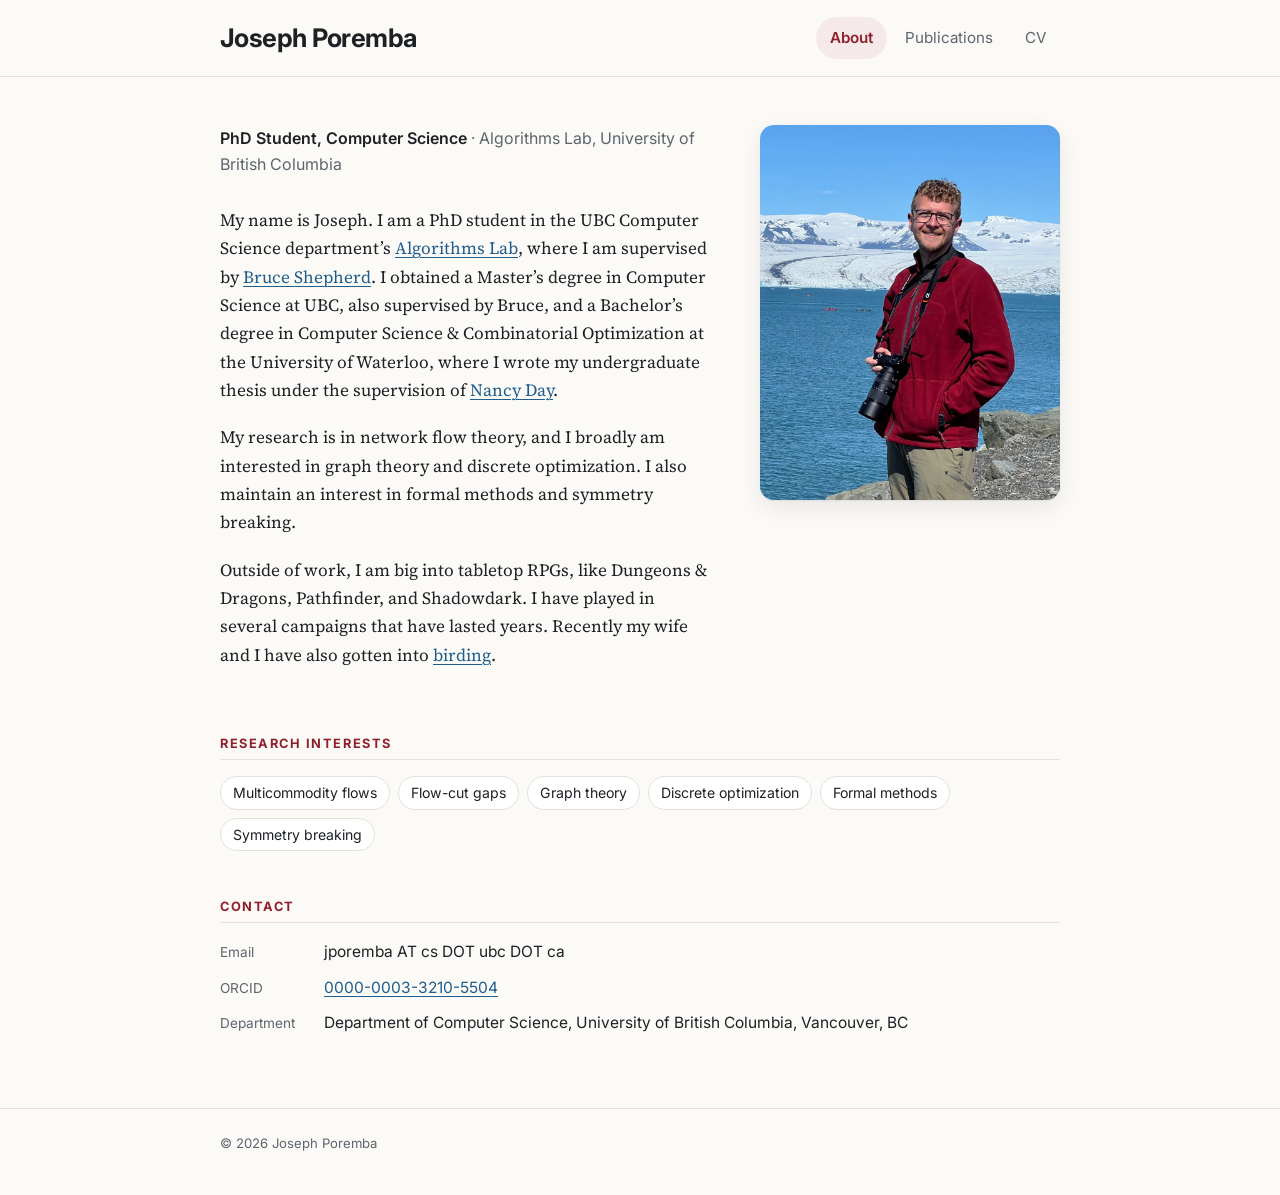
<file: index.html>
<!doctype html>
<html lang="en">
<head>
  <meta charset="utf-8">
  <meta name="viewport" content="width=device-width, initial-scale=1">
  <title>Joseph Poremba</title>
  <meta name="description" content="Joseph Poremba — PhD student in Computer Science at the University of British Columbia, working on network flow theory, graph theory, and discrete optimization.">
  <link rel="icon" href="assets/favicon.svg" type="image/svg+xml">
  <link rel="preconnect" href="https://fonts.googleapis.com">
  <link rel="preconnect" href="https://fonts.gstatic.com" crossorigin>
  <link rel="stylesheet" href="https://fonts.googleapis.com/css2?family=Inter:wght@400;600;700&family=Source+Serif+4:ital,wght@0,400;0,600;1,400&display=swap">
  <link rel="stylesheet" href="assets/style.css">
  <script src="assets/site.js" defer></script>
</head>
<body>

  <!-- Header: same on every page. Move aria-current="page" to the current tab. -->
  <header class="site-header">
    <div class="wrap">
      <a class="brand" href="index.html">Joseph Poremba</a>
      <nav class="nav" aria-label="Main">
        <a href="index.html" aria-current="page">About</a>
        <a href="publications.html">Publications</a>
        <a href="cv.html">CV</a>
      </nav>
    </div>
  </header>

  <main class="wrap">

    <!-- ========== Intro: role, bio, photo ========== -->
    <section class="intro">
      <div>
        <p class="role"><strong>PhD Student, Computer Science</strong> · Algorithms Lab, University of British Columbia</p>

        <div class="bio">
          <p>
            My name is Joseph. I am a PhD student in the UBC Computer Science department’s
            <a href="https://www.cs.ubc.ca/labs/algorithms/">Algorithms Lab</a>,
            where I am supervised by <a href="https://bshepherd.ca">Bruce Shepherd</a>.
            I obtained a Master’s degree in Computer Science at UBC, also supervised by Bruce,
            and a Bachelor’s degree in Computer Science &amp; Combinatorial Optimization at the
            University of Waterloo, where I wrote my undergraduate thesis under the supervision of
            <a href="https://cs.uwaterloo.ca/~nday/">Nancy Day</a>.
          </p>
          <p>
            My research is in network flow theory, and I broadly am interested in graph theory
            and discrete optimization. I also maintain an interest in formal methods and
            symmetry breaking.
          </p>
          <p>
            Outside of work, I am big into tabletop RPGs, like Dungeons &amp; Dragons, Pathfinder,
            and Shadowdark. I have played in several campaigns that have lasted years.
            Recently my wife and I have also gotten into
            <button type="button" class="link-button" data-lightbox="birding-photo">birding</button>.
          </p>
        </div>
      </div>

      <figure class="portrait">
        <img src="assets/photo.jpg" width="960" height="1200"
             alt="Joseph Poremba holding a camera in front of a glacier lagoon">
      </figure>
    </section>

    <!-- ========== Research interests ========== -->
    <h2 class="section-title">Research interests</h2>
    <ul class="interests">
      <li>Multicommodity flows</li>
      <li>Flow-cut gaps</li>
      <li>Graph theory</li>
      <li>Discrete optimization</li>
      <li>Formal methods</li>
      <li>Symmetry breaking</li>
    </ul>

    <!-- ========== Contact ========== -->
    <h2 class="section-title">Contact</h2>
    <ul class="contact">
      <li>
        <span class="label">Email</span>
        <span>jporemba AT cs DOT ubc DOT ca</span>
      </li>
      <li>
        <span class="label">ORCID</span>
        <a href="https://orcid.org/0000-0003-3210-5504">0000-0003-3210-5504</a>
      </li>
      <li>
        <span class="label">Department</span>
        <span>Department of Computer Science, University of British Columbia, Vancouver, BC</span>
      </li>
    </ul>

  </main>

  <!-- Footer: same on every page. -->
  <footer class="site-footer">
    <div class="wrap">© 2026 Joseph Poremba</div>
  </footer>

  <!-- ========== Photo pop-ups (opened by data-lightbox buttons above) ========== -->
  <dialog class="lightbox" id="birding-photo" aria-label="Birding photo">
    <button type="button" class="lightbox-close" data-lightbox-close aria-label="Close photo">&times;</button>
    <figure>
      <img src="assets/birding.jpg" width="1600" height="1139" loading="lazy"
           alt="A male Yellow-headed Blackbird singing from a leafy willow branch">
      <figcaption>Yellow-headed Blackbird, Iona Island</figcaption>
    </figure>
  </dialog>

</body>
</html>
</file>
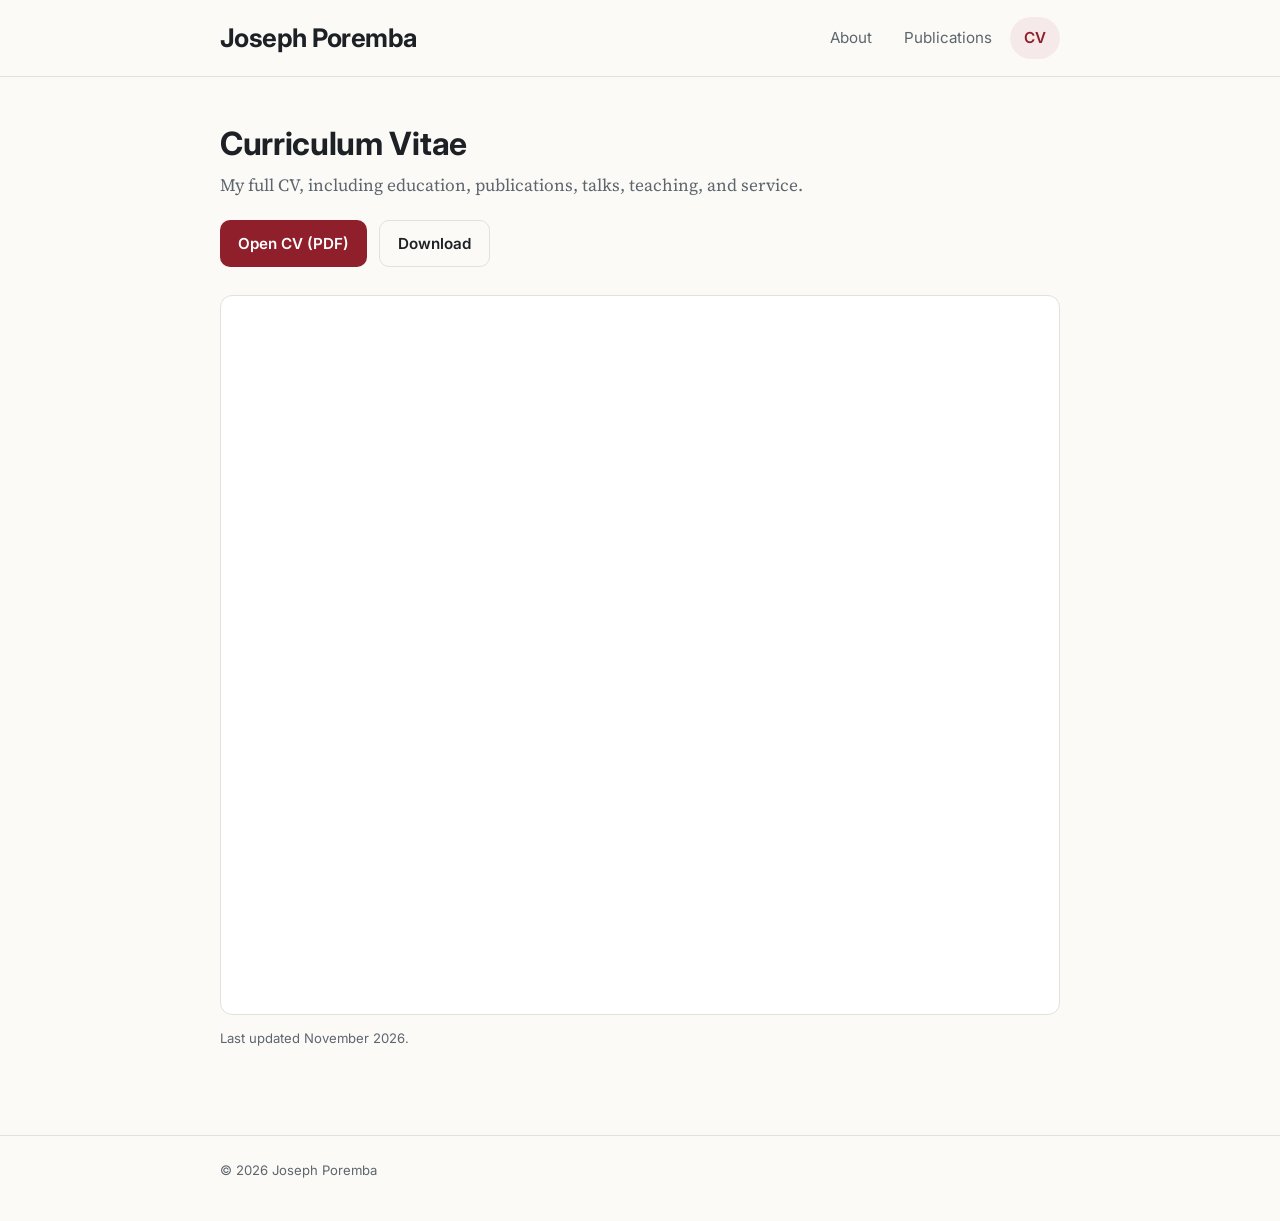
<file: cv.html>
<!doctype html>
<html lang="en">
<head>
  <meta charset="utf-8">
  <meta name="viewport" content="width=device-width, initial-scale=1">
  <title>CV · Joseph Poremba</title>
  <meta name="description" content="Curriculum vitae of Joseph Poremba.">
  <link rel="icon" href="assets/favicon.svg" type="image/svg+xml">
  <link rel="preconnect" href="https://fonts.googleapis.com">
  <link rel="preconnect" href="https://fonts.gstatic.com" crossorigin>
  <link rel="stylesheet" href="https://fonts.googleapis.com/css2?family=Inter:wght@400;600;700&family=Source+Serif+4:ital,wght@0,400;0,600;1,400&display=swap">
  <link rel="stylesheet" href="assets/style.css">
</head>
<body>

  <!-- Header: same on every page. Move aria-current="page" to the current tab. -->
  <header class="site-header">
    <div class="wrap">
      <a class="brand" href="index.html">Joseph Poremba</a>
      <nav class="nav" aria-label="Main">
        <a href="index.html">About</a>
        <a href="publications.html">Publications</a>
        <a href="cv.html" aria-current="page">CV</a>
      </nav>
    </div>
  </header>

  <main class="wrap">
    <h1 class="page-title">Curriculum Vitae</h1>
    <p class="page-intro">My full CV, including education, publications, talks, teaching, and service.</p>

    <!-- To update the CV: replace assets/cv.pdf (same filename) and change the date below. -->
    <div class="cv-actions">
      <a class="button" href="assets/cv.pdf" target="_blank" rel="noopener">Open CV (PDF)</a>
      <a class="button button-secondary" href="assets/cv.pdf" download="Poremba_CV.pdf">Download</a>
    </div>

    <iframe class="cv-embed" src="assets/cv.pdf" title="Joseph Poremba CV (PDF)"></iframe>
    <p class="last-updated">Last updated November 2026.</p>
  </main>

  <!-- Footer: same on every page. -->
  <footer class="site-footer">
    <div class="wrap">© 2026 Joseph Poremba</div>
  </footer>

</body>
</html>
</file>
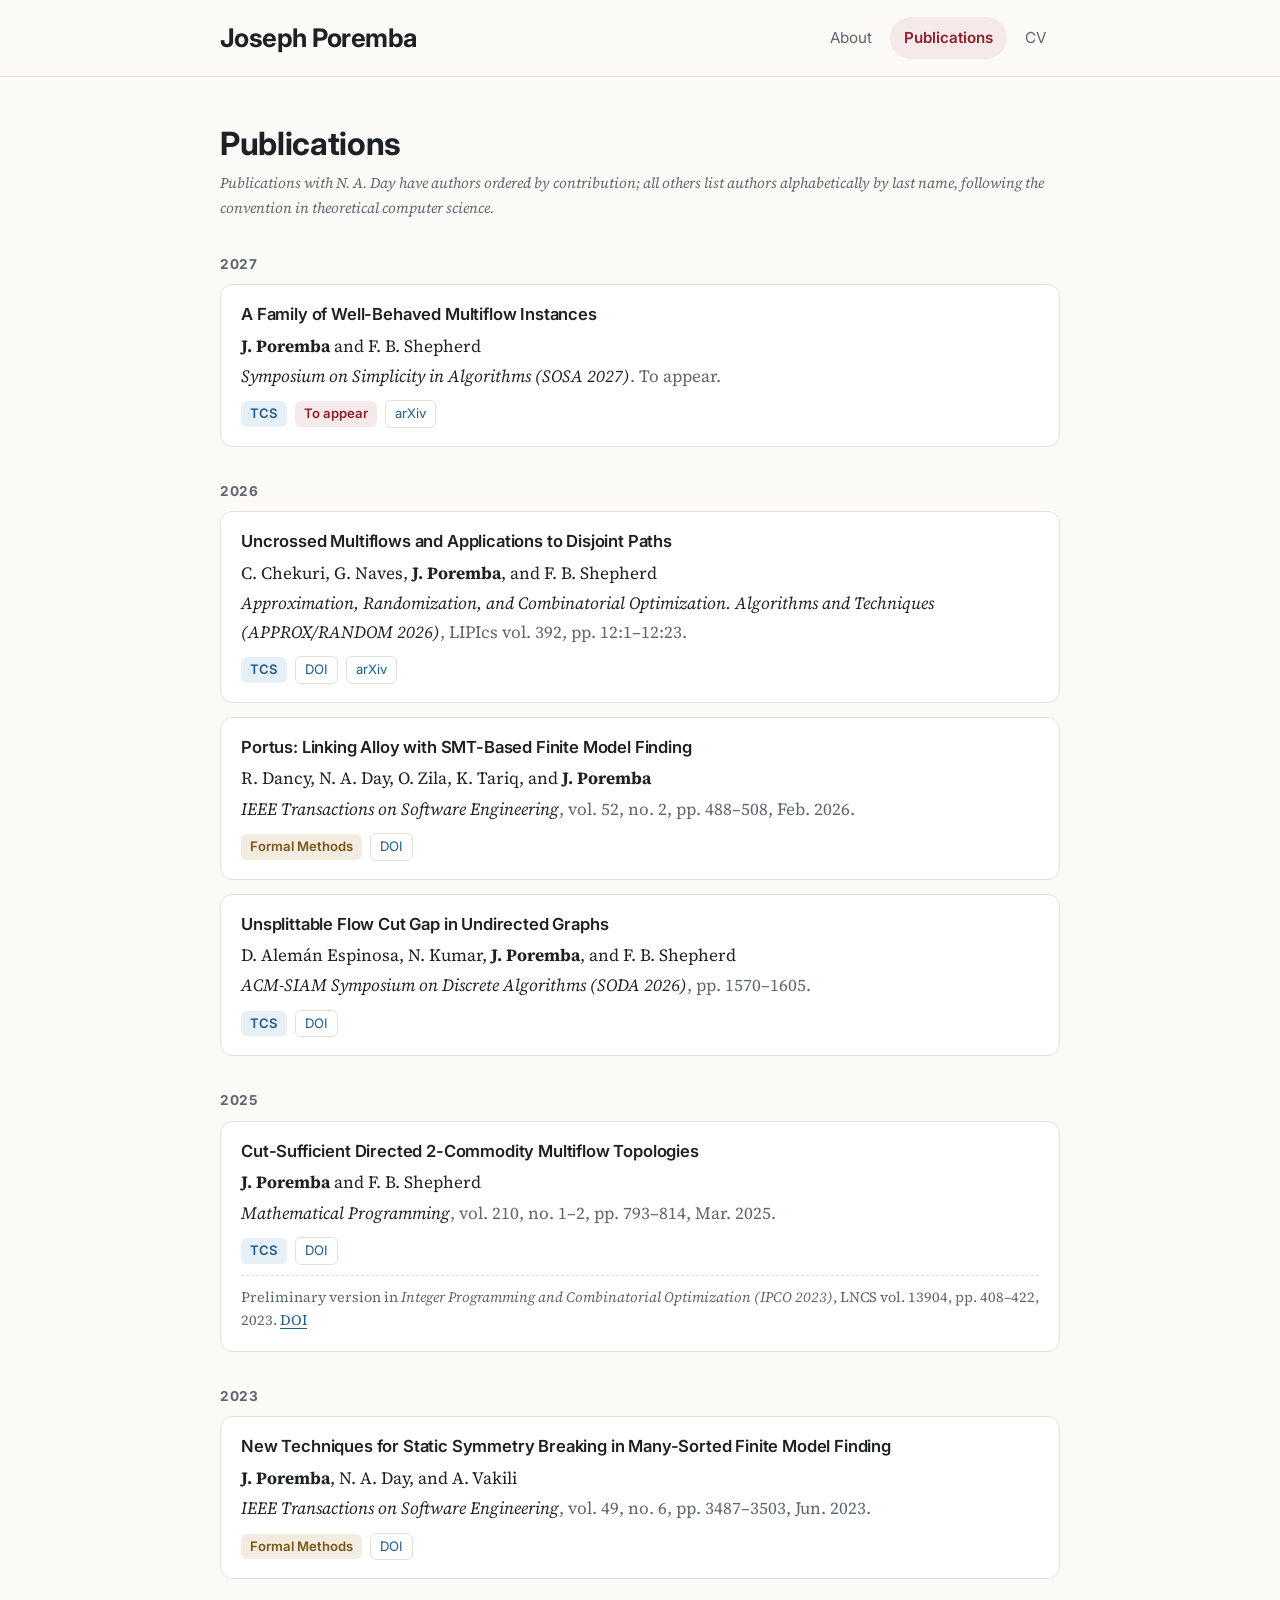
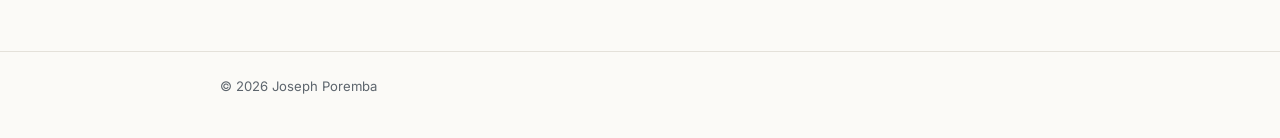
<file: publications.html>
<!doctype html>
<html lang="en">
<head>
  <meta charset="utf-8">
  <meta name="viewport" content="width=device-width, initial-scale=1">
  <title>Publications · Joseph Poremba</title>
  <meta name="description" content="Publications by Joseph Poremba on multicommodity flows, combinatorial optimization, and finite model finding.">
  <link rel="icon" href="assets/favicon.svg" type="image/svg+xml">
  <link rel="preconnect" href="https://fonts.googleapis.com">
  <link rel="preconnect" href="https://fonts.gstatic.com" crossorigin>
  <link rel="stylesheet" href="https://fonts.googleapis.com/css2?family=Inter:wght@400;600;700&family=Source+Serif+4:ital,wght@0,400;0,600;1,400&display=swap">
  <link rel="stylesheet" href="assets/style.css">
</head>
<body>

  <!-- Header: same on every page. Move aria-current="page" to the current tab. -->
  <header class="site-header">
    <div class="wrap">
      <a class="brand" href="index.html">Joseph Poremba</a>
      <nav class="nav" aria-label="Main">
        <a href="index.html">About</a>
        <a href="publications.html" aria-current="page">Publications</a>
        <a href="cv.html">CV</a>
      </nav>
    </div>
  </header>

  <main class="wrap">
    <h1 class="page-title">Publications</h1>
    <p class="author-order-note">
      Publications with N. A. Day have authors ordered by contribution; all others list authors
      alphabetically by last name, following the convention in theoretical computer science.
    </p>

    <!--
      TO ADD A PAPER: copy this template into the right year's <ul>
      (or start a new year with <h2 class="pub-year"> and <ul class="pub-list">).

      <li class="pub">
        <h3 class="pub-title">Title</h3>
        <p class="pub-authors">A. Author and <span class="me">J. Poremba</span></p>
        <p class="pub-venue"><em>Venue (ABBR YEAR)</em>, pages.</p>
        <div class="pub-links">
          <span class="tag tag-tcs">TCS</span>                  ← or: <span class="tag tag-fm">Formal Methods</span>
          <span class="tag tag-forthcoming">To appear</span>    ← delete once published
          <a href="https://doi.org/...">DOI</a>
          <a href="https://arxiv.org/abs/...">arXiv</a>
        </div>
      </li>
    -->

    <!-- ========== 2027 ========== -->
    <h2 class="pub-year">2027</h2>
    <ul class="pub-list">
      <li class="pub">
        <h3 class="pub-title">A Family of Well-Behaved Multiflow Instances</h3>
        <p class="pub-authors"><span class="me">J. Poremba</span> and F. B. Shepherd</p>
        <p class="pub-venue"><em>Symposium on Simplicity in Algorithms (SOSA 2027)</em>. To appear.</p>
        <div class="pub-links">
          <span class="tag tag-tcs">TCS</span>
          <span class="tag tag-forthcoming">To appear</span>
          <a href="https://arxiv.org/abs/2611.03858">arXiv</a>
        </div>
      </li>
    </ul>

    <!-- ========== 2026 ========== -->
    <h2 class="pub-year">2026</h2>
    <ul class="pub-list">
      <li class="pub">
        <h3 class="pub-title">Uncrossed Multiflows and Applications to Disjoint Paths</h3>
        <p class="pub-authors">C. Chekuri, G. Naves, <span class="me">J. Poremba</span>, and F. B. Shepherd</p>
        <p class="pub-venue"><em>Approximation, Randomization, and Combinatorial Optimization. Algorithms and Techniques (APPROX/RANDOM 2026)</em>, LIPIcs vol. 392, pp. 12:1–12:23.</p>
        <div class="pub-links">
          <span class="tag tag-tcs">TCS</span>
          <a href="https://doi.org/10.4230/LIPIcs.APPROX/RANDOM.2026.12">DOI</a>
          <a href="https://arxiv.org/abs/2511.00254">arXiv</a>
        </div>
      </li>

      <li class="pub">
        <h3 class="pub-title">Portus: Linking Alloy with SMT-Based Finite Model Finding</h3>
        <p class="pub-authors">R. Dancy, N. A. Day, O. Zila, K. Tariq, and <span class="me">J. Poremba</span></p>
        <p class="pub-venue"><em>IEEE Transactions on Software Engineering</em>, vol. 52, no. 2, pp. 488–508, Feb. 2026.</p>
        <div class="pub-links">
          <span class="tag tag-fm">Formal Methods</span>
          <a href="https://doi.org/10.1109/TSE.2025.3631361">DOI</a>
        </div>
      </li>

      <li class="pub">
        <h3 class="pub-title">Unsplittable Flow Cut Gap in Undirected Graphs</h3>
        <p class="pub-authors">D. Alemán Espinosa, N. Kumar, <span class="me">J. Poremba</span>, and F. B. Shepherd</p>
        <p class="pub-venue"><em>ACM-SIAM Symposium on Discrete Algorithms (SODA 2026)</em>, pp. 1570–1605.</p>
        <div class="pub-links">
          <span class="tag tag-tcs">TCS</span>
          <a href="https://doi.org/10.1137/1.9781611978971.57">DOI</a>
        </div>
      </li>
    </ul>

    <!-- ========== 2025 ========== -->
    <h2 class="pub-year">2025</h2>
    <ul class="pub-list">
      <li class="pub">
        <h3 class="pub-title">Cut-Sufficient Directed 2-Commodity Multiflow Topologies</h3>
        <p class="pub-authors"><span class="me">J. Poremba</span> and F. B. Shepherd</p>
        <p class="pub-venue"><em>Mathematical Programming</em>, vol. 210, no. 1–2, pp. 793–814, Mar. 2025.</p>
        <div class="pub-links">
          <span class="tag tag-tcs">TCS</span>
          <a href="https://doi.org/10.1007/s10107-025-02195-3">DOI</a>
        </div>
        <p class="pub-earlier-version">
          Preliminary version in <em>Integer Programming and Combinatorial Optimization (IPCO 2023)</em>,
          LNCS vol. 13904, pp. 408–422, 2023.
          <a href="https://doi.org/10.1007/978-3-031-32726-1_29">DOI</a>
        </p>
      </li>
    </ul>

    <!-- ========== 2023 ========== -->
    <h2 class="pub-year">2023</h2>
    <ul class="pub-list">
      <li class="pub">
        <h3 class="pub-title">New Techniques for Static Symmetry Breaking in Many-Sorted Finite Model Finding</h3>
        <p class="pub-authors"><span class="me">J. Poremba</span>, N. A. Day, and A. Vakili</p>
        <p class="pub-venue"><em>IEEE Transactions on Software Engineering</em>, vol. 49, no. 6, pp. 3487–3503, Jun. 2023.</p>
        <div class="pub-links">
          <span class="tag tag-fm">Formal Methods</span>
          <a href="https://doi.org/10.1109/TSE.2023.3256939">DOI</a>
        </div>
      </li>
    </ul>
  </main>

  <!-- Footer: same on every page. -->
  <footer class="site-footer">
    <div class="wrap">© 2026 Joseph Poremba</div>
  </footer>

</body>
</html>
</file>
<file: assets/style.css>
/* ==========================================================================
   Joseph Poremba — site styles
   --------------------------------------------------------------------------
   1. Design tokens (colours, fonts, sizes)  ← change the look here
   2. Base elements
   3. Layout: header, main, footer
   4. Shared components (section titles, buttons, tags)
   5. About page
   6. Publications page
   7. CV page
   8. Photo pop-up (lightbox)
   9. Small screens
   ========================================================================== */


/* 1. Design tokens -------------------------------------------------------- */

:root {
  /* Light theme */
  --bg:            #fbfaf7;   /* page background */
  --surface:       #ffffff;   /* cards, chips */
  --text:          #1d2125;
  --muted:         #5d656d;   /* secondary text */
  --rule:          #e4e1da;   /* borders and dividers */
  --accent:        #8e1f2b;   /* fleece red: active tab, section titles */
  --accent-soft:   #f6e9ea;   /* tinted backgrounds behind accent text */
  --on-accent:     #ffffff;   /* text on an --accent background */
  --link:          #1f5d8c;   /* glacier-lake blue */

  /* Publication topic tags */
  --tag-tcs-bg:    #e7f0f7;
  --tag-tcs-text:  #1f5d8c;
  --tag-fm-bg:     #f3ece0;
  --tag-fm-text:   #7a5418;

  /* Photo pop-up (always dark, in both themes) */
  --overlay:       rgba(10, 12, 14, 0.82);
  --overlay-text:  #e6e3dd;
  --close-bg:      #ffffff;
  --close-text:    #1d2125;

  /* Type */
  --serif: "Source Serif 4", Georgia, "Times New Roman", serif;   /* body text */
  --sans:  "Inter", system-ui, -apple-system, "Segoe UI", Roboto, sans-serif;  /* headings, UI */

  /* Layout */
  --page-width:     880px;
  --gutter:         20px;
  --portrait-width: 300px;
  --radius:         12px;
}

@media (prefers-color-scheme: dark) {
  :root {
    --bg:            #15181b;
    --surface:       #1c2024;
    --text:          #e6e3dd;
    --muted:         #9aa2aa;
    --rule:          #2d3237;
    --accent:        #e0707c;
    --accent-soft:   #3a2226;
    --on-accent:     #1a1013;
    --link:          #7fb6e0;
    --tag-tcs-bg:    #1d3142;
    --tag-tcs-text:  #9cc8ea;
    --tag-fm-bg:     #3a2f1c;
    --tag-fm-text:   #e3c58f;
    color-scheme: dark;
  }
}


/* 2. Base elements -------------------------------------------------------- */

*, *::before, *::after { box-sizing: border-box; }

html { -webkit-text-size-adjust: 100%; }

body {
  margin: 0;
  background: var(--bg);
  color: var(--text);
  font-family: var(--serif);
  font-size: 1.075rem;
  line-height: 1.65;
}

h1, h2, h3 {
  font-family: var(--sans);
  line-height: 1.2;
  letter-spacing: -0.01em;
  text-wrap: balance;
}

a {
  color: var(--link);
  text-decoration-thickness: 1px;
  text-underline-offset: 3px;
}
a:hover { color: var(--accent); }

:focus-visible {
  outline: 2px solid var(--accent);
  outline-offset: 2px;
  border-radius: 2px;
}


/* 3. Layout: header, main, footer ---------------------------------------- */

.wrap {
  max-width: var(--page-width);
  margin: 0 auto;
  padding-left: var(--gutter);
  padding-right: var(--gutter);
}

.site-header {
  position: sticky;
  top: 0;
  z-index: 10;
  background: var(--bg);
  border-bottom: 1px solid var(--rule);
}
.site-header .wrap {
  display: flex;
  flex-wrap: wrap;
  align-items: center;
  justify-content: space-between;
  gap: 16px;
  min-height: 76px;
}

.brand {
  font-family: var(--sans);
  font-size: 1.6rem;
  font-weight: 700;
  letter-spacing: -0.02em;
  color: var(--text);
  text-decoration: none;
}

.nav {
  display: flex;
  gap: 4px;
  font-family: var(--sans);
  font-size: 0.95rem;
}
.nav a {
  padding: 8px 14px;
  border-radius: 999px;
  color: var(--muted);
  text-decoration: none;
}
.nav a:hover { color: var(--text); background: var(--accent-soft); }
.nav a[aria-current="page"] { color: var(--accent); background: var(--accent-soft); font-weight: 600; }

main {
  padding-top: 48px;
  padding-bottom: 72px;
}

.site-footer {
  padding: 24px 0 40px;
  border-top: 1px solid var(--rule);
  font-family: var(--sans);
  font-size: 0.82rem;
  color: var(--muted);
}


/* 4. Shared components ---------------------------------------------------- */

/* Page heading (Publications, CV) */
.page-title { font-size: 2rem; margin: 0 0 8px; }
.page-intro { color: var(--muted); margin: 0 0 8px; }

/* Small uppercase heading above a section (About page) */
.section-title {
  margin: 48px 0 16px;
  padding-bottom: 8px;
  border-bottom: 1px solid var(--rule);
  font-size: 0.8rem;
  text-transform: uppercase;
  letter-spacing: 0.12em;
  color: var(--accent);
}

/* Large buttons (CV page) */
.button {
  display: inline-flex;
  align-items: center;
  padding: 10px 18px;
  border-radius: 10px;
  background: var(--accent);
  color: var(--on-accent);
  font-family: var(--sans);
  font-size: 0.95rem;
  font-weight: 600;
  text-decoration: none;
}
.button:hover { color: var(--on-accent); filter: brightness(1.08); }
.button-secondary { background: transparent; color: var(--text); border: 1px solid var(--rule); }
.button-secondary:hover { color: var(--accent); border-color: var(--accent); filter: none; }

/* Button that looks like a text link (e.g. "birding" in the bio) */
.link-button {
  padding: 0;
  border: 0;
  background: none;
  font: inherit;
  color: var(--link);
  cursor: pointer;
  text-decoration: underline;
  text-decoration-thickness: 1px;
  text-underline-offset: 3px;
}
.link-button:hover { color: var(--accent); }


/* 5. About page ----------------------------------------------------------- */

.intro {
  display: grid;
  grid-template-columns: minmax(0, 1fr) var(--portrait-width);
  gap: 48px;
  align-items: start;
}

.role {
  margin: 0 0 28px;
  font-family: var(--sans);
  font-size: 1rem;
  color: var(--muted);
}
.role strong { color: var(--text); font-weight: 600; }

.bio p { margin: 0 0 1.1em; }

.portrait { margin: 0; }
.portrait img {
  display: block;
  width: 100%;
  max-width: 100%;
  height: auto;
  aspect-ratio: 4 / 5;
  object-fit: cover;
  border-radius: 14px;
  box-shadow: 0 1px 2px rgba(0, 0, 0, .06), 0 8px 24px rgba(0, 0, 0, .08);
}

.interests {
  display: flex;
  flex-wrap: wrap;
  gap: 8px;
  margin: 0;
  padding: 0;
  list-style: none;
  font-family: var(--sans);
  font-size: 0.88rem;
}
.interests li {
  padding: 4px 12px;
  border: 1px solid var(--rule);
  border-radius: 999px;
  background: var(--surface);
}

.contact {
  display: grid;
  gap: 10px;
  margin: 0;
  padding: 0;
  list-style: none;
  font-family: var(--sans);
  font-size: 0.97rem;
}
.contact li { display: flex; gap: 12px; align-items: baseline; }
.contact .label { min-width: 92px; font-size: 0.85rem; color: var(--muted); }


/* 6. Publications page ---------------------------------------------------- */

.author-order-note {
  margin: 0 0 32px;
  font-size: 0.92rem;
  font-style: italic;
  color: var(--muted);
}

.pub-year {
  margin: 36px 0 12px;
  font-size: 0.85rem;
  font-weight: 700;
  letter-spacing: 0.04em;
  color: var(--muted);
}

.pub-list {
  display: grid;
  gap: 14px;
  margin: 0;
  padding: 0;
  list-style: none;
}

.pub {
  padding: 18px 20px;
  border: 1px solid var(--rule);
  border-radius: var(--radius);
  background: var(--surface);
}
.pub-title   { margin: 0 0 6px; font-size: 1.04rem; font-weight: 600; line-height: 1.35; }
.pub-authors { margin: 0; }
.pub-venue   { margin: 2px 0 10px; color: var(--muted); }
.pub-venue em { color: var(--text); }
.me { font-weight: 700; }   /* highlights my name in author lists */

.pub-links {
  display: flex;
  flex-wrap: wrap;
  gap: 8px;
  align-items: center;
  font-family: var(--sans);
  font-size: 0.82rem;
}
.pub-links a {
  padding: 2px 9px;
  border: 1px solid var(--rule);
  border-radius: 6px;
  text-decoration: none;
}
.pub-links a:hover { border-color: var(--accent); }

.pub-earlier-version {
  margin: 10px 0 0;
  padding-top: 10px;
  border-top: 1px dashed var(--rule);
  font-size: 0.9rem;
  color: var(--muted);
}

/* Tags: add a new topic by copying one of these and adding tokens in section 1 */
.tag            { padding: 2px 9px; border-radius: 6px; font-weight: 600; }
.tag-tcs        { background: var(--tag-tcs-bg); color: var(--tag-tcs-text); }
.tag-fm         { background: var(--tag-fm-bg);  color: var(--tag-fm-text); }
.tag-forthcoming { background: var(--accent-soft); color: var(--accent); }


/* 7. CV page -------------------------------------------------------------- */

.cv-actions { display: flex; flex-wrap: wrap; gap: 12px; margin: 20px 0 28px; }

.cv-embed {
  display: block;
  width: 100%;
  height: 80vh;
  min-height: 520px;
  border: 1px solid var(--rule);
  border-radius: var(--radius);
  background: var(--surface);
}

.last-updated { font-family: var(--sans); font-size: 0.82rem; color: var(--muted); }


/* 8. Photo pop-up (lightbox) ---------------------------------------------- */
/* Markup lives at the bottom of index.html; behaviour is in assets/site.js. */

.lightbox {
  max-width: min(92vw, 1100px);
  max-height: 92vh;
  padding: 0;
  border: 0;
  background: transparent;
  overflow: visible;
}
.lightbox::backdrop { background: var(--overlay); }
.lightbox figure { margin: 0; }
.lightbox img {
  display: block;
  width: auto;
  max-width: 100%;
  height: auto;
  max-height: 82vh;
  border-radius: 10px;
}
.lightbox figcaption {
  margin-top: 10px;
  font-family: var(--sans);
  font-size: 0.9rem;
  text-align: center;
  color: var(--overlay-text);
}
.lightbox-close {
  position: absolute;
  top: -14px;
  right: -14px;
  width: 36px;
  height: 36px;
  border: 0;
  border-radius: 50%;
  background: var(--close-bg);
  color: var(--close-text);
  font-size: 1.4rem;
  line-height: 1;
  cursor: pointer;
  box-shadow: 0 2px 8px rgba(0, 0, 0, .3);
}


/* 9. Small screens -------------------------------------------------------- */

@media (max-width: 720px) {
  .site-header { position: static; }
  .site-header .wrap { padding-top: 10px; padding-bottom: 10px; }
  .brand { font-size: 1.35rem; }
  .nav a { padding: 6px 10px; }

  main { padding-top: 28px; }

  .intro { grid-template-columns: 1fr; gap: 28px; }
  .portrait { order: -1; max-width: 260px; }   /* photo above the bio */
  .contact li { flex-direction: column; gap: 0; }

  .cv-embed { height: 70vh; }

  .lightbox-close { top: -44px; right: 0; }
}
</file>
